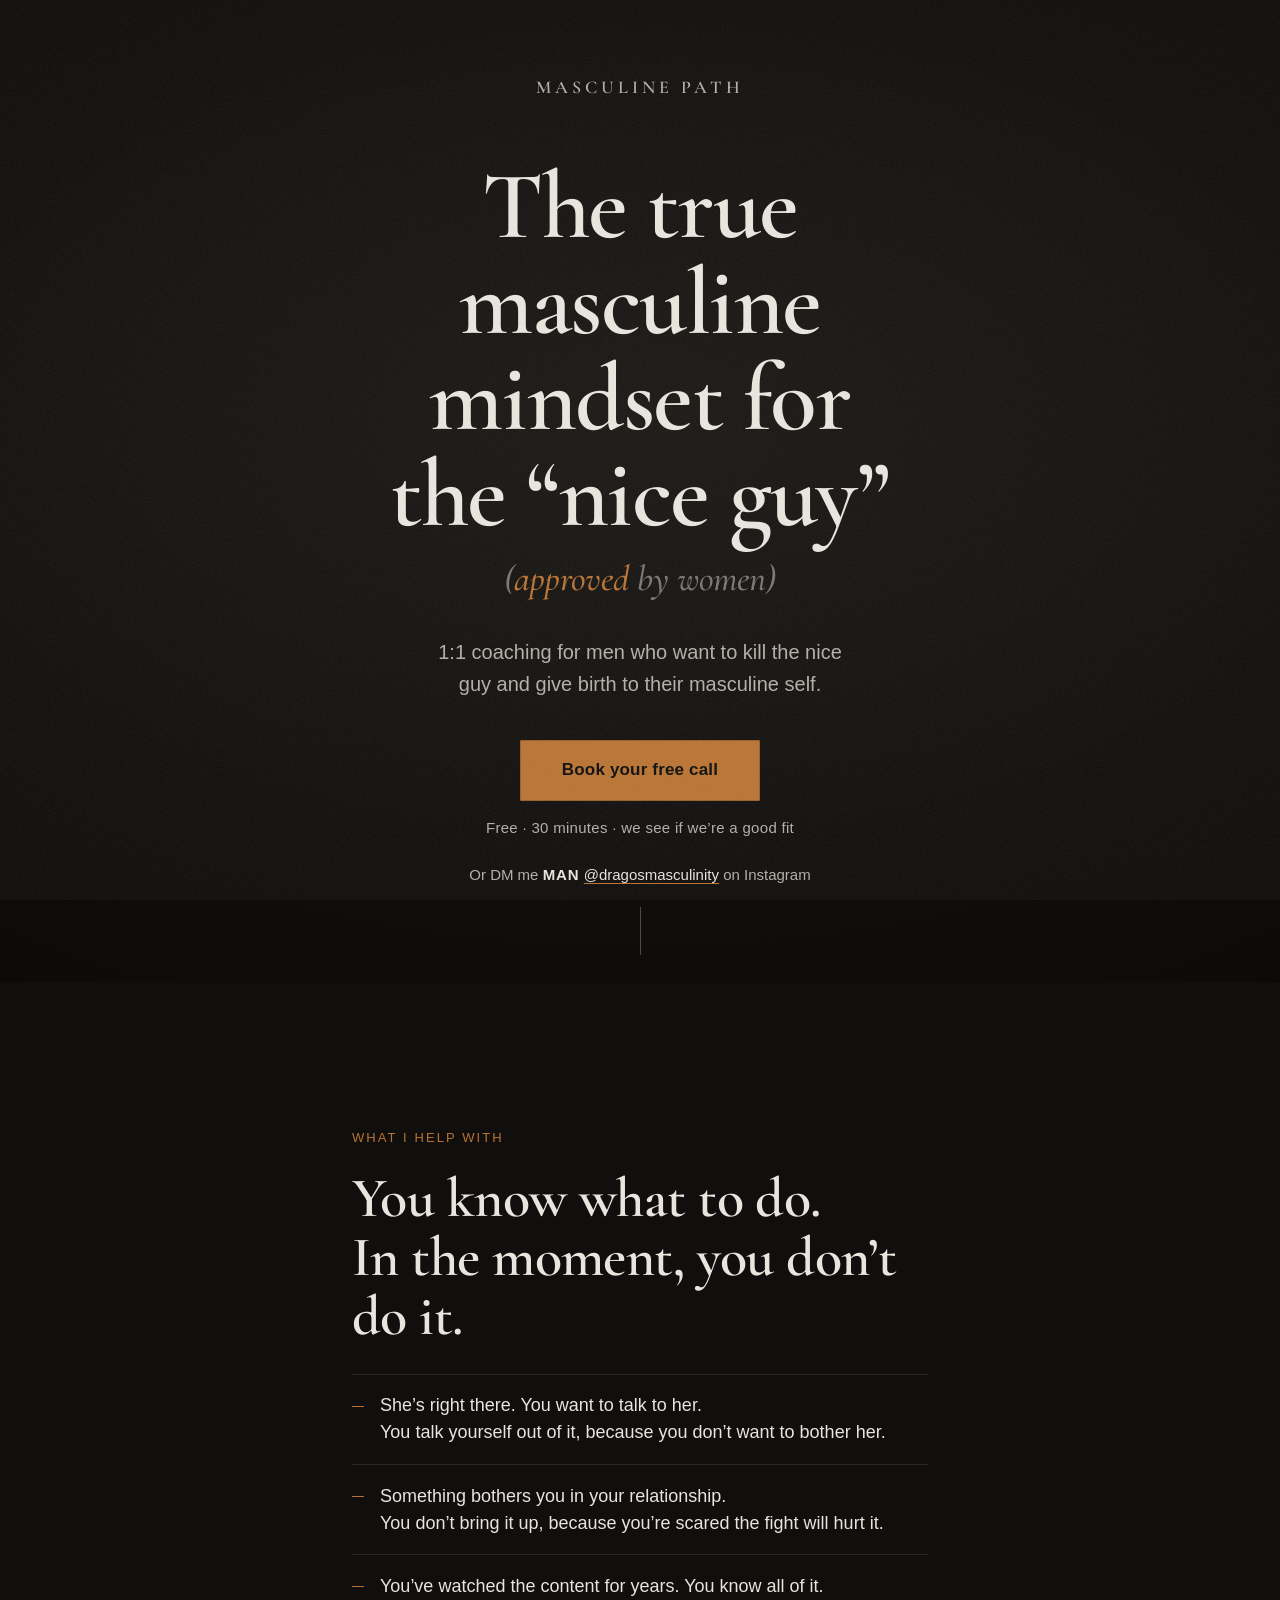
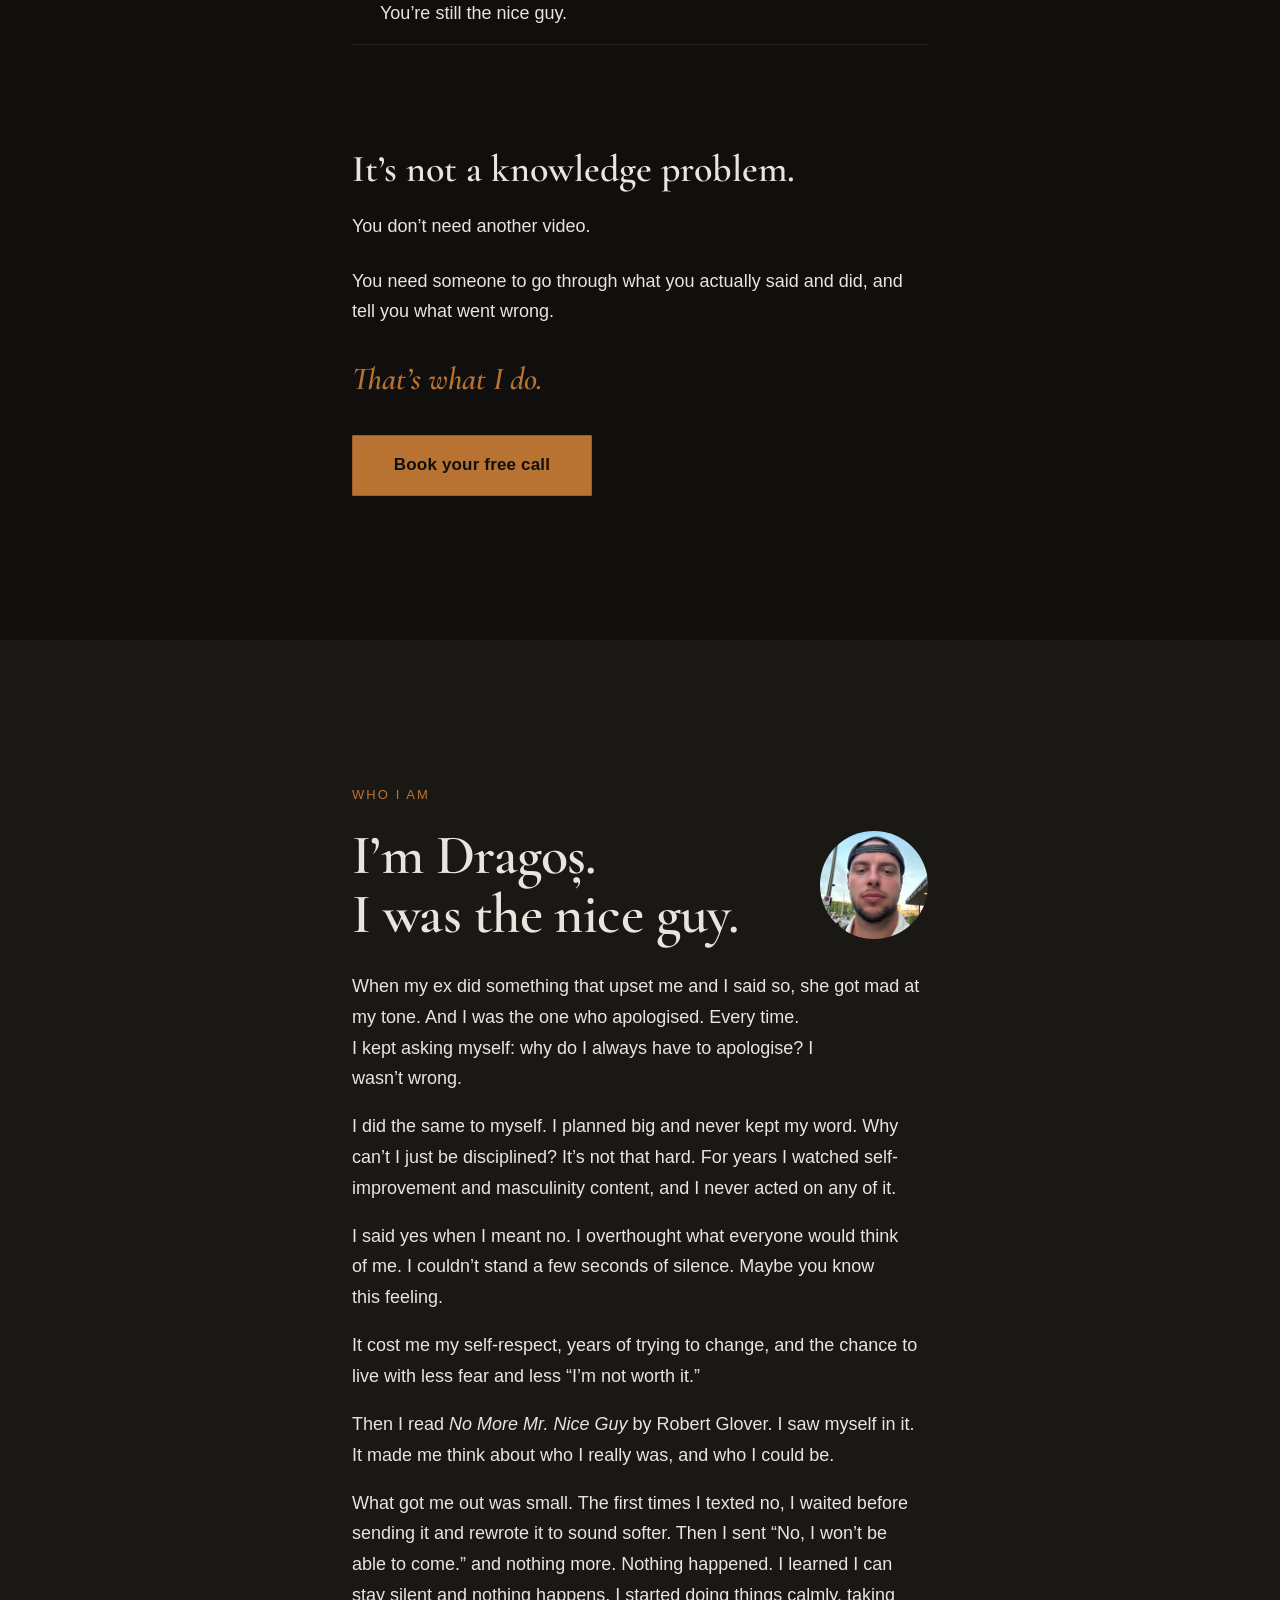
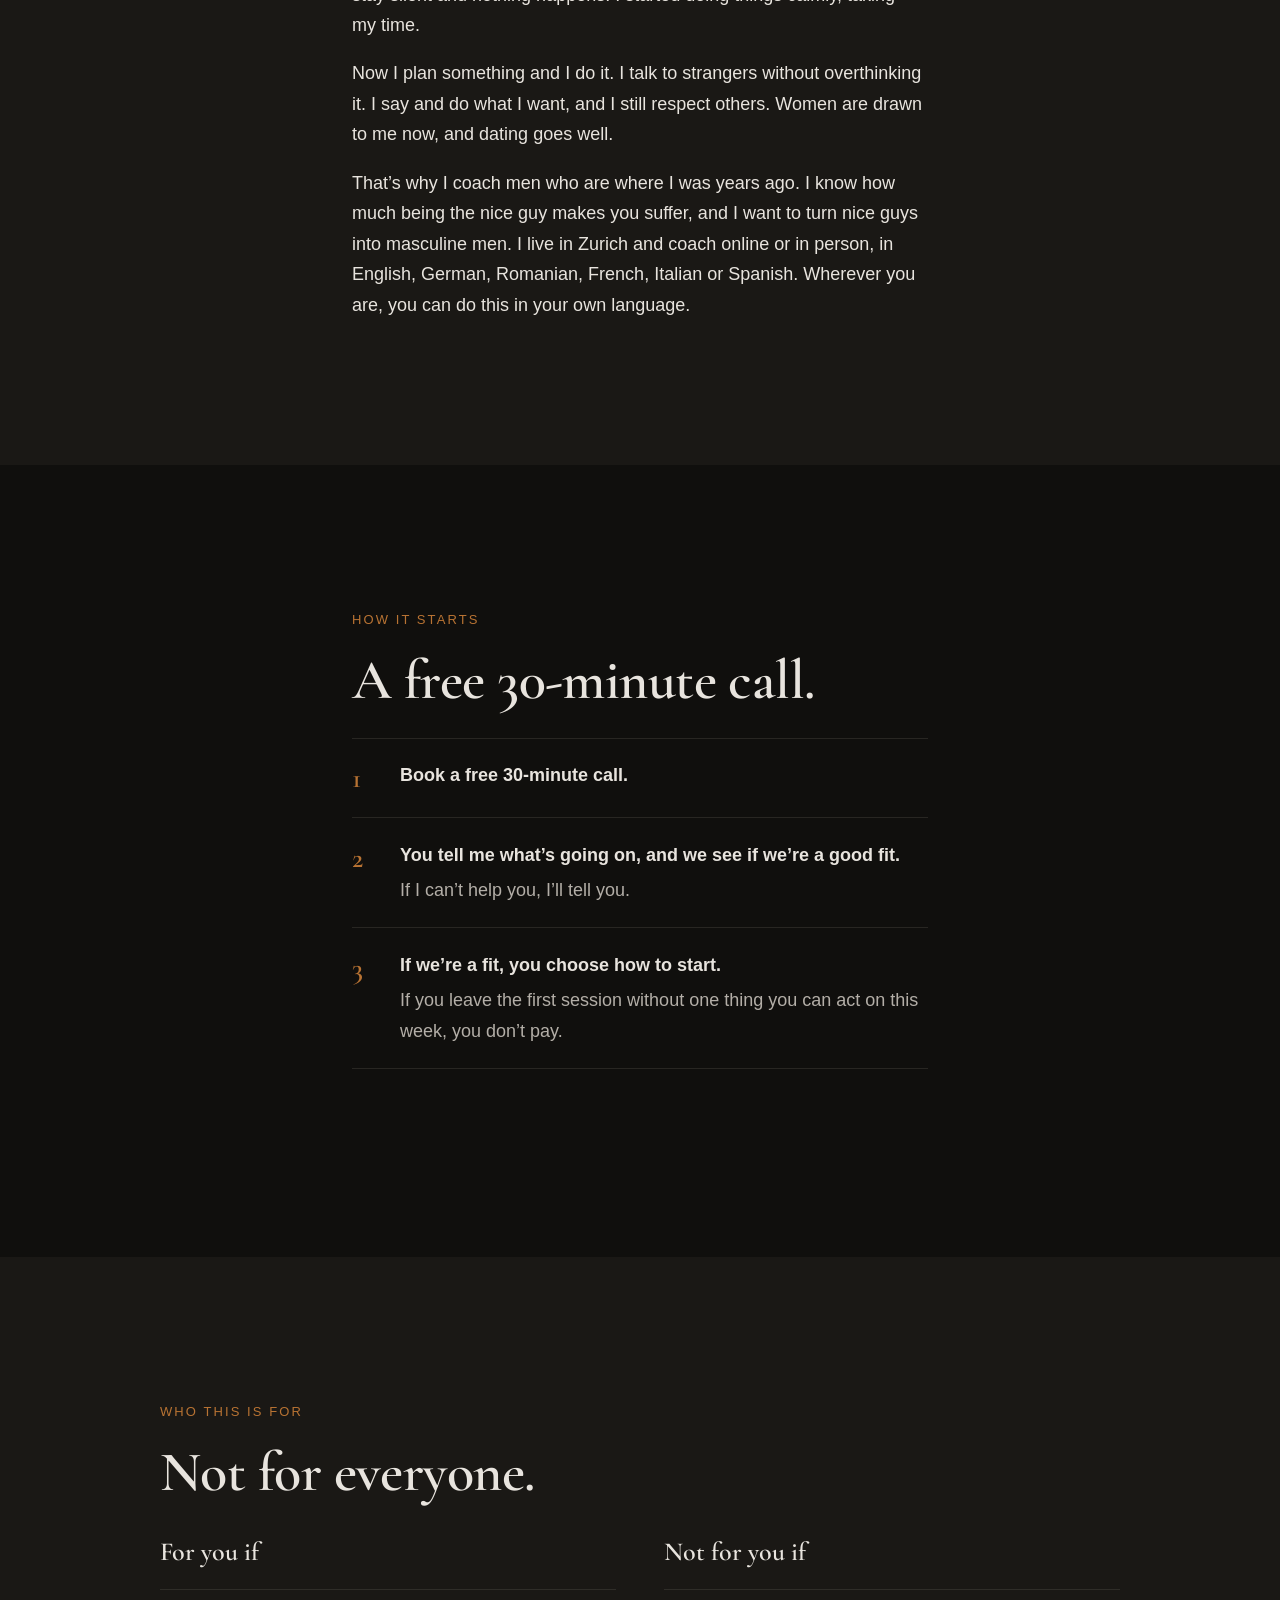
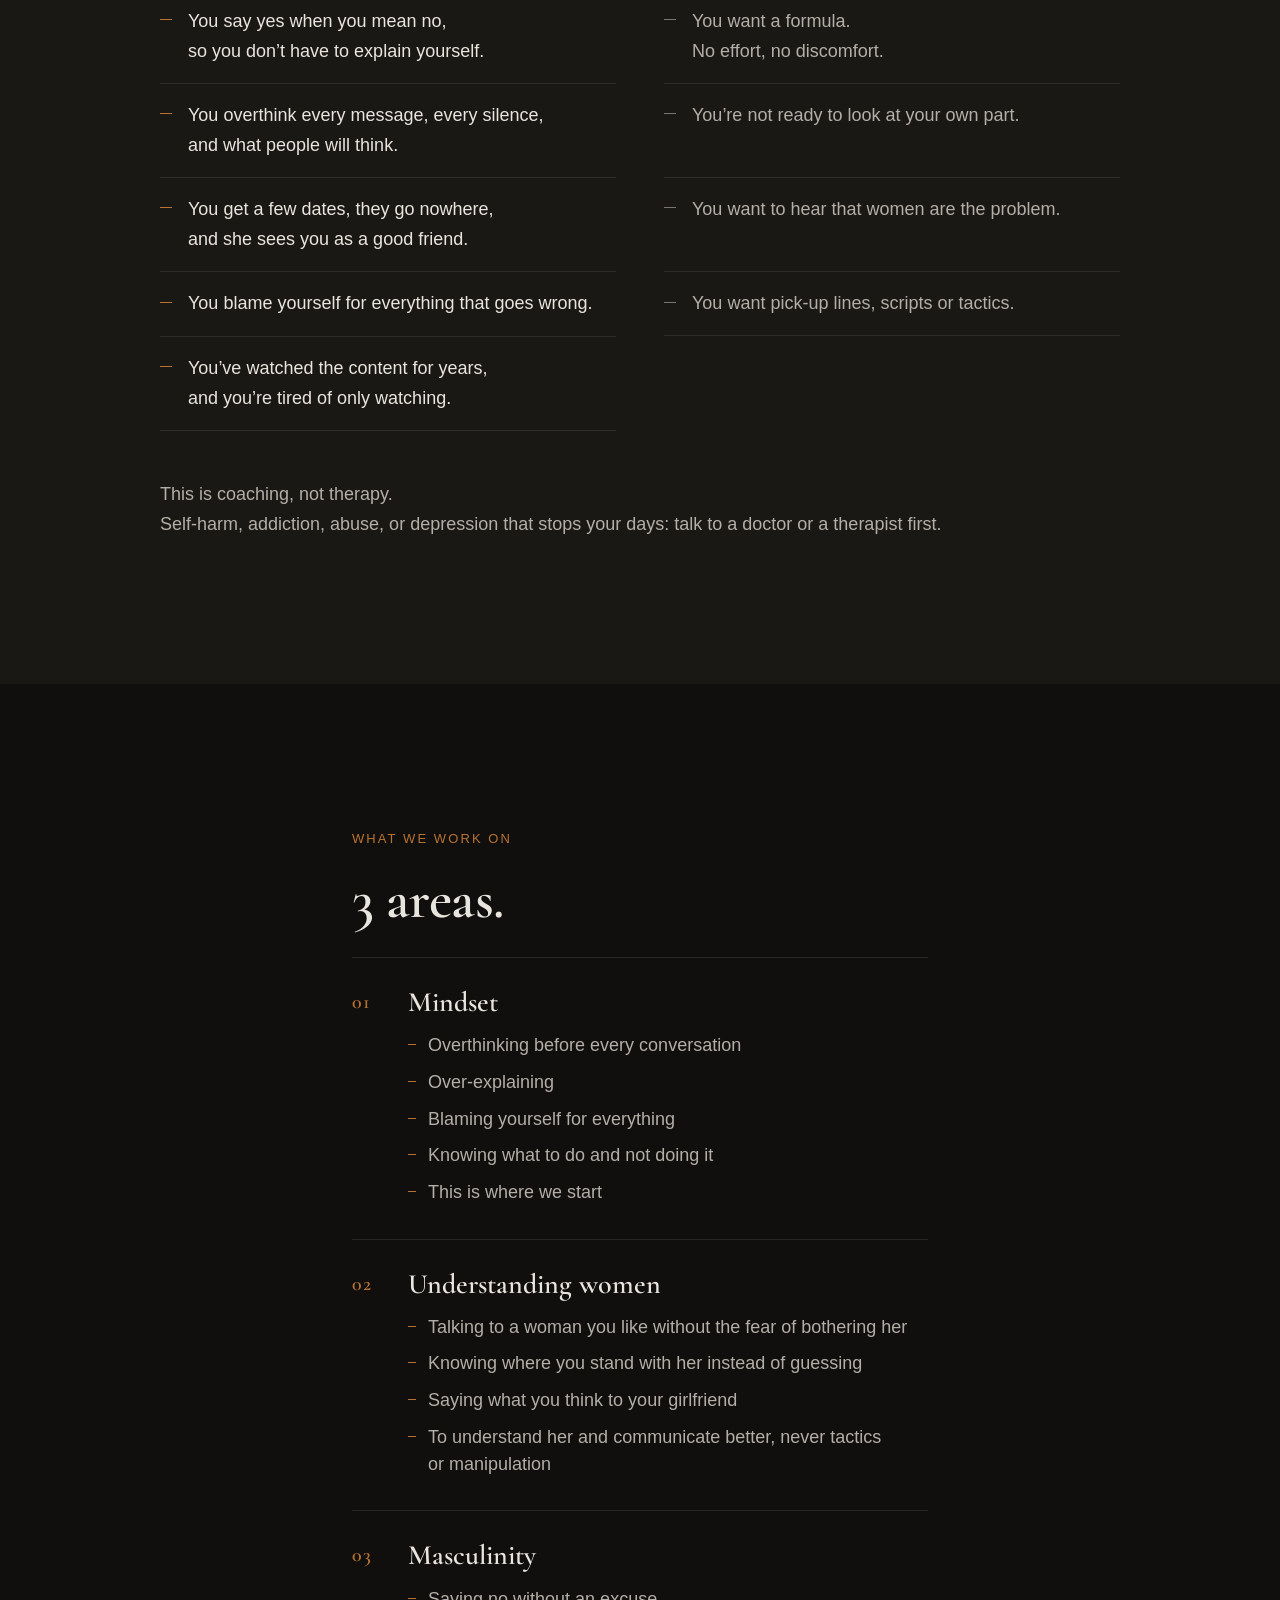
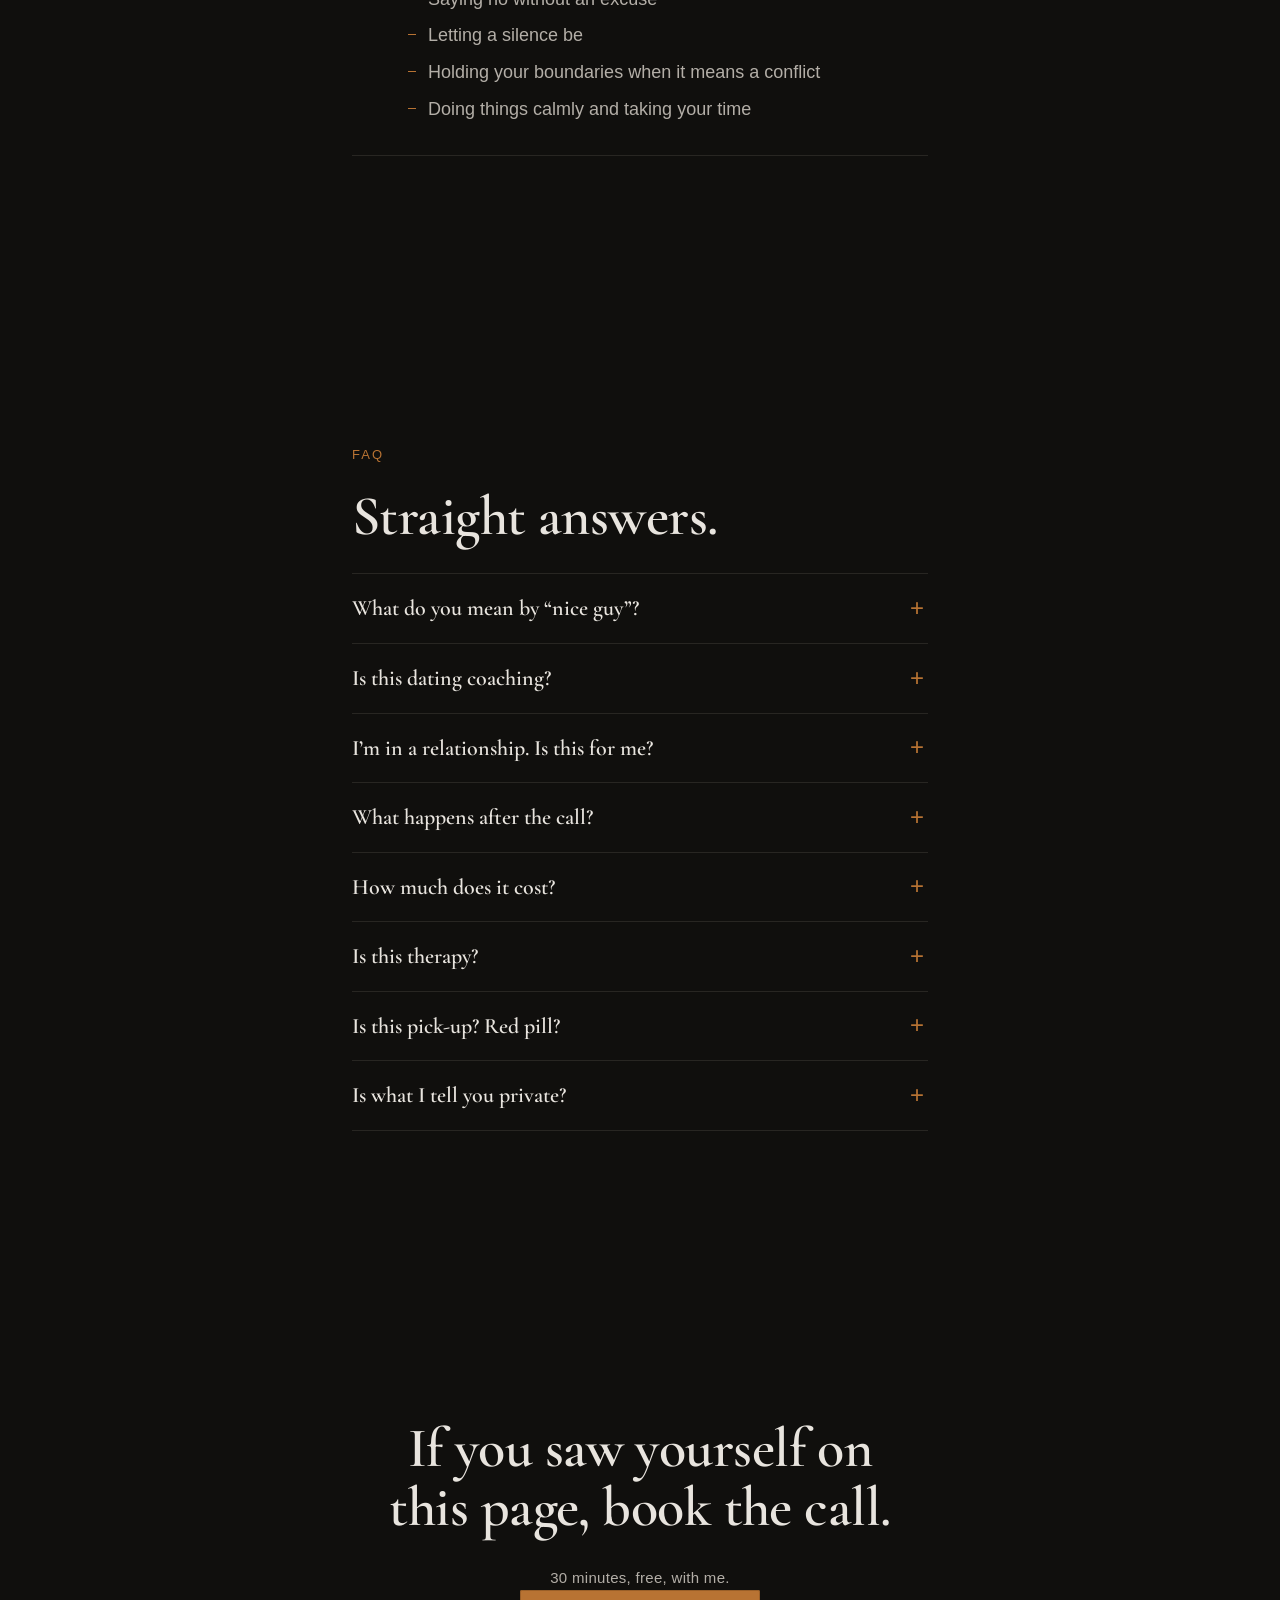
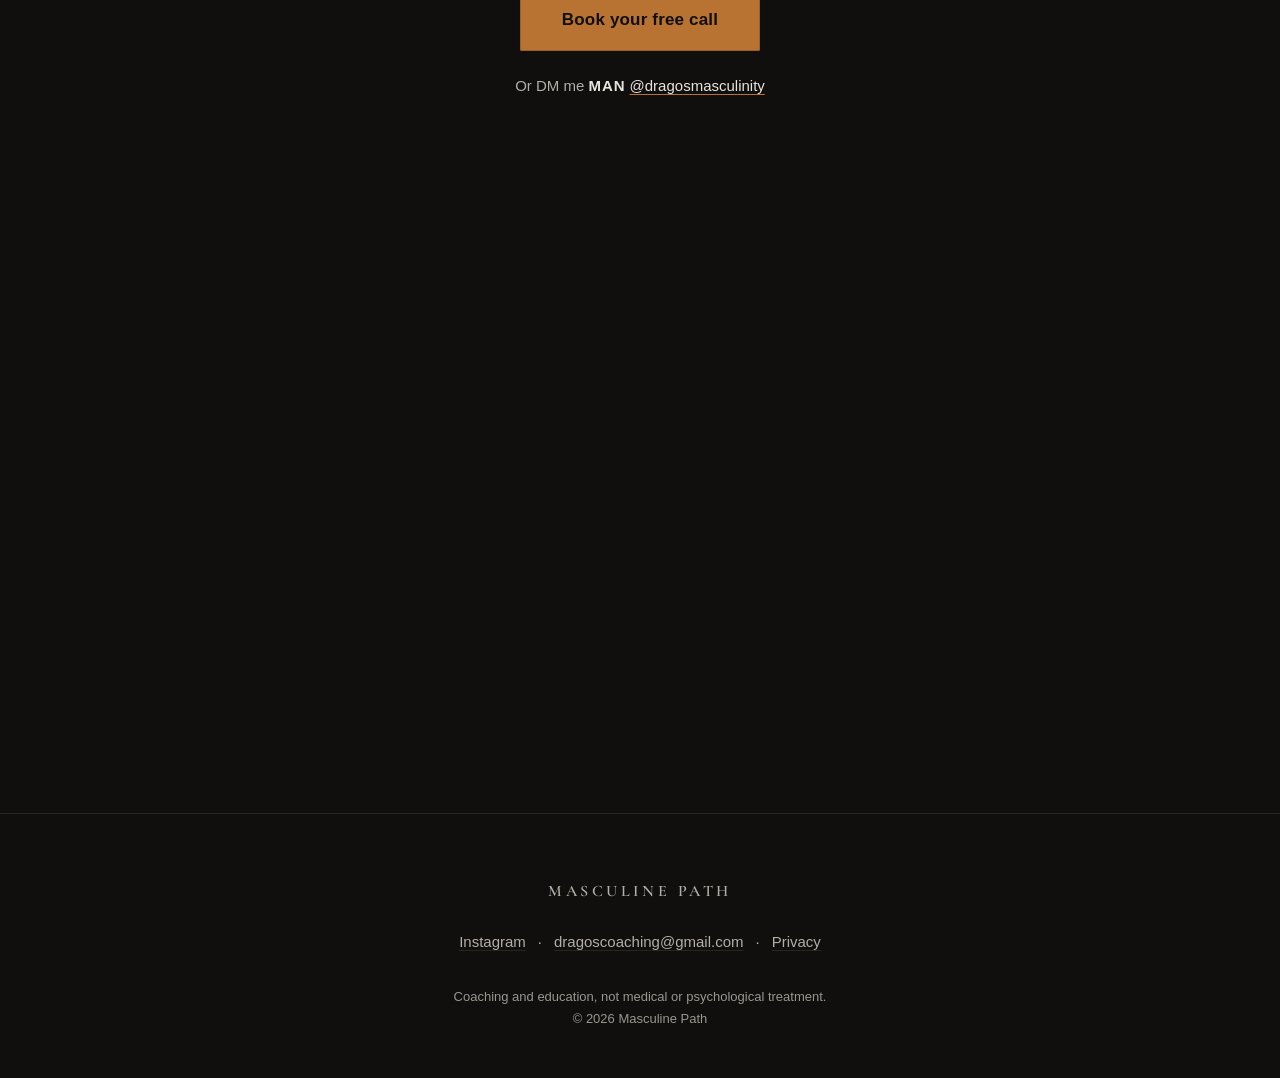
<file: index.html>
<!doctype html>
<html lang="en">
<head>
<meta charset="utf-8">
<meta name="viewport" content="width=device-width, initial-scale=1, viewport-fit=cover">
<title>Masculine Path · 1:1 coaching for the “nice guy”</title>
<meta name="description" content="1:1 coaching with Dragoș for men with a nice-guy mindset who overthink, say yes when they mean no, and know what to do but don’t do it. Book a free 30-minute call.">
<meta name="theme-color" content="#100f0d">
<link rel="canonical" href="https://masculinepath.men/">
<link rel="icon" href="favicon.svg" type="image/svg+xml">

<meta property="og:type" content="website">
<meta property="og:site_name" content="Masculine Path">
<meta property="og:url" content="https://masculinepath.men/">
<meta property="og:title" content="The true masculine mindset for the “nice guy”">
<meta property="og:description" content="1:1 coaching with Dragoș. A free 30-minute call to see if we’re a fit.">
<meta property="og:image" content="https://masculinepath.men/og.png">
<meta property="og:image:width" content="1200">
<meta property="og:image:height" content="630">
<meta property="og:image:alt" content="Masculine Path. The true masculine mindset for the “nice guy”. (approved by women)">
<meta name="twitter:card" content="summary_large_image">
<meta name="twitter:title" content="The true masculine mindset for the “nice guy”">
<meta name="twitter:description" content="1:1 coaching with Dragoș. A free 30-minute call to see if we’re a fit.">

<link rel="preconnect" href="https://fonts.googleapis.com">
<link rel="preconnect" href="https://fonts.gstatic.com" crossorigin>
<link rel="preconnect" href="https://api.fontshare.com" crossorigin>
<link rel="preconnect" href="https://cdn.fontshare.com" crossorigin>
<link href="https://fonts.googleapis.com/css2?family=Cormorant+Garamond:ital,wght@0,500;0,600;0,700;1,500;1,600&display=swap" rel="stylesheet">
<link href="https://api.fontshare.com/v2/css?f[]=satoshi@400,500,700&display=swap" rel="stylesheet">
<link rel="stylesheet" href="style.css?v=20261117">
</head>
<body>
<a class="skip" href="#main">Skip to content</a>
<div class="grain" aria-hidden="true"></div>

<main id="main">

  <!-- 1. HOOK -->
  <header class="hero">
    <div class="hero__plate" aria-hidden="true"></div>
    <div class="hero__inner">
      <p class="wordmark">Masculine Path</p>
      <h1 class="hero__title">The true masculine mindset for the “nice guy”</h1>
      <p class="hero__paren">(<em>approved</em> by women)</p>
      <p class="hero__sub">1:1 coaching for men who want to kill the nice guy and give birth to their masculine self.</p>
      <div class="cta">
        <a class="btn" href="#book" data-book>Book your free call</a>
        <p class="cta__note">Free · 30 minutes · <span class="nowrap">we see if we’re a good fit</span></p>
        <p class="cta__alt">Or DM me <strong>MAN</strong> <a href="https://instagram.com/dragosmasculinity" rel="noopener">@dragosmasculinity</a> on Instagram</p>
      </div>
    </div>
    <span class="hero__mark" aria-hidden="true"></span>
  </header>

  <!-- 2. WHAT I HELP WITH -->
  <section class="section" aria-labelledby="help-title">
    <div class="wrap reveal">
      <p class="eyebrow">What I help with</p>
      <h2 id="help-title" class="h2">You know what to do.<br>In the moment, you don’t do it.</h2>
      <ul class="moments">
        <li>She’s right there. You want to talk to her.<br>You talk yourself out of it, because you don’t want to bother her.</li>
        <li>Something bothers you in your relationship.<br>You don’t bring it up, because you’re scared the fight will hurt it.</li>
        <li>You’ve watched the content for years. You know all of it.<br>You’re still the nice guy.</li>
      </ul>
    </div>

    <div class="wrap reveal">
      <h3 class="h3">It’s not a knowledge problem.</h3>
      <div class="lines">
        <p>You don’t need another video.</p>
        <p>You need someone to go through what you actually said and did, and tell you what went wrong.</p>
        <p class="beat">That’s what I do.</p>
      </div>
      <div class="cta cta--left">
        <a class="btn" href="#book" data-book>Book your free call</a>
      </div>
    </div>
  </section>

  <!-- 3. WHO I AM -->
  <section class="section section--surface" aria-labelledby="about-title">
    <div class="wrap reveal">
      <p class="eyebrow">Who I am</p>
      <div class="about-head">
        <h2 id="about-title" class="h2">I’m Dragoș.<br>I was the <span class="nowrap">nice guy.</span></h2>
        <img class="about-photo" src="dragos.jpg" width="108" height="108" style="border-radius:50%" alt="Dragoș" loading="lazy" decoding="async">
      </div>
      <div class="prose">
        <p>When my ex did something that upset me and I said so, she got mad at my tone. And I was the one who apologised. Every time.<br>I kept asking myself: why do I always have to apologise? I wasn’t wrong.</p>
        <p>I did the same to myself. I planned big and never kept my word. Why can’t I just be disciplined? It’s not that hard. For years I watched self-improvement and masculinity content, and I never acted on any of it.</p>
        <p>I said yes when I meant no. I overthought what everyone would think of me. I couldn’t stand a few seconds of silence. Maybe you know this feeling.</p>
        <p>It cost me my self-respect, years of trying to change, and the chance to live with less fear and less “I’m not worth it.”</p>
        <p>Then I read <em>No More Mr. Nice Guy</em> by Robert Glover. I saw myself in it. It made me think about who I really was, and who I could be.</p>
        <p>What got me out was small. The first times I texted no, I waited before sending it and rewrote it to sound softer. Then I sent “No, I won’t be able to come.” and nothing more. Nothing happened. I learned I can stay silent and nothing happens. I started doing things calmly, taking my time.</p>
        <p>Now I plan something and I do it. I talk to strangers without overthinking it. I say and do what I want, and I still respect others. Women are drawn to me now, and dating goes well.</p>
        <p>That’s why I coach men who are where I was years ago. I know how much being the nice guy makes you suffer, and I want to turn nice guys into masculine men. I live in Zurich and coach online or in person, in English, German, Romanian, French, Italian or Spanish. Wherever you are, you can do this in your own language.</p>
      </div>
    </div>
  </section>

  <!-- 4. THE DISCOVERY CALL -->
  <section class="section" aria-labelledby="call-title">
    <div class="wrap reveal">
      <p class="eyebrow">How it starts</p>
      <h2 id="call-title" class="h2">A free 30-minute call.</h2>
      <ol class="steps">
        <li><strong>Book a free 30-minute call.</strong></li>
        <li><strong>You tell me what’s going on, and we see if we’re a good fit.</strong>If I can’t help you, I’ll tell you.</li>
        <li><strong>If we’re a fit, you choose how to start.</strong>If you leave the first session without one thing you can act on this week, you don’t pay.</li>
      </ol>
    </div>
  </section>

  <!-- 5. WHO IT'S FOR -->
  <section class="section section--surface" aria-labelledby="for-title">
    <div class="wrap wrap--wide reveal">
      <p class="eyebrow">Who this is for</p>
      <h2 id="for-title" class="h2">Not for everyone.</h2>
      <div class="fit">
        <ul class="fit__col fit__col--yes" role="list" aria-labelledby="fit-yes">
          <li class="fit__head" id="fit-yes">For you if</li>
          <li>You say yes when you mean no,<br>so you don’t have to explain yourself.</li>
          <li>You overthink every message, every silence,<br>and what people will think.</li>
          <li>You get a few dates, they go nowhere,<br>and she sees you as a good friend.</li>
          <li>You blame yourself for everything that goes wrong.</li>
          <li>You’ve watched the content for years,<br>and you’re tired of only watching.</li>
        </ul>
        <ul class="fit__col fit__col--no" role="list" aria-labelledby="fit-no">
          <li class="fit__head" id="fit-no">Not for you if</li>
          <li>You want a formula.<br>No effort, no discomfort.</li>
          <li>You’re not ready to look at your own part.</li>
          <li>You want to hear that women are the problem.</li>
          <li>You want pick-up lines, scripts or tactics.</li>
        </ul>
      </div>
      <div class="prose care">
        <p>This is coaching, not therapy.<br><span class="care__line">Self-harm, addiction, abuse, or depression that stops your days: talk to a doctor or a therapist first.</span></p>
      </div>
    </div>
  </section>

  <!-- 6. WHAT WE WORK ON -->
  <section class="section" aria-labelledby="work-title">
    <div class="wrap reveal">
      <p class="eyebrow">What we work on</p>
      <h2 id="work-title" class="h2">3 areas.</h2>
      <ol class="areas">
        <li class="area">
          <span class="area__num" aria-hidden="true">01</span>
          <div>
            <h4 class="area__title">Mindset</h4>
            <ul class="area__list"><li>Overthinking before every conversation</li><li>Over-explaining</li><li>Blaming yourself for everything</li><li>Knowing what to do and not doing it</li><li>This is where we start</li></ul>
          </div>
        </li>
        <li class="area">
          <span class="area__num" aria-hidden="true">02</span>
          <div>
            <h4 class="area__title">Understanding women</h4>
            <ul class="area__list"><li>Talking to a woman you like without the fear of bothering her</li><li>Knowing where you stand with her instead of guessing</li><li>Saying what you think to your girlfriend</li><li>To understand her and communicate better, never tactics or manipulation</li></ul>
          </div>
        </li>
        <li class="area">
          <span class="area__num" aria-hidden="true">03</span>
          <div>
            <h4 class="area__title">Masculinity</h4>
            <ul class="area__list"><li>Saying no without an excuse</li><li>Letting a silence be</li><li>Holding your boundaries when it means a conflict</li><li>Doing things calmly and taking your time</li></ul>
          </div>
        </li>
      </ol>
    </div>
  </section>

  <!-- 7. FAQ -->
  <section class="section" aria-labelledby="faq-title">
    <div class="wrap reveal">
      <p class="eyebrow">FAQ</p>
      <h2 id="faq-title" class="h2">Straight answers.</h2>
      <div class="faq">
        <details>
          <summary>What do you mean by “nice guy”?</summary>
          <p>The term comes from Robert Glover’s book <em>No More Mr. Nice Guy</em>.<br>For me, it’s a man who thinks too much about other people’s feelings, and lets them overstep his boundaries to avoid conflict.</p>
        </details>
        <details>
          <summary>Is this dating coaching?</summary>
          <p>Women are often why men write to me.<br>What we work on is your mindset, because that’s what shows up with her.</p>
        </details>
        <details>
          <summary>I’m in a relationship. Is this for me?</summary>
          <p>Yes. If you don’t bring things up with your girlfriend because you’re scared of the conflict, that’s the same pattern.<br>We work on you, not on her.</p>
        </details>
        <details>
          <summary>What happens after the call?</summary>
          <p>If we’re a fit, we work 1:1 in 90-minute sessions. One session, or a pack of 3 or 5.<br>Online from anywhere. If you live in Zurich, we can also meet in person.<br>Between sessions you can write me any time on WhatsApp or Instagram with extra questions, and I answer within 24 hours. It’s not a crisis line.</p>
        </details>
        <details>
          <summary>How much does it cost?</summary>
          <p>The call is free.<br>The price of the sessions I tell you on the call, once we know it’s a fit.</p>
        </details>
        <details>
          <summary>Is this therapy?</summary>
          <p>No. It’s coaching.<br>If something heavier is going on, I’ll tell you.<br>And I’ll point you to someone trained for it.</p>
        </details>
        <details>
          <summary>Is this pick-up? Red pill?</summary>
          <p>No. No lines, no tactics, no bitterness.<br>The goal is to make you stronger.<br>Not angrier.</p>
        </details>
        <details>
          <summary>Is what I tell you private?</summary>
          <p>Nothing you tell me is ever published or used in marketing without your written permission.</p>
        </details>
      </div>
    </div>
  </section>

  <!-- 8. FINAL CTA -->
  <section class="section section--final" id="book" aria-labelledby="book-title">
    <div class="wrap wrap--center">
      <h2 id="book-title" class="h2">If you saw yourself on this page, book the call.</h2>
      <p class="cta__note">30 minutes, free, with me.</p>
      <div class="cta cta--center">
        <a class="btn" href="#book" data-book>Book your free call</a>
        <p class="cta__alt">Or DM me <strong>MAN</strong> <a href="https://instagram.com/dragosmasculinity" rel="noopener">@dragosmasculinity</a></p>
      </div>
    </div>
    <!-- Cal.com inline embed. Activated by script.js when BOOKING_URL is a cal.com link. -->
    <div class="embed" id="cal-inline" hidden></div>
  </section>

</main>

<footer class="footer">
  <div class="wrap wrap--center">
    <p class="wordmark wordmark--footer">Masculine Path</p>
    <p class="footer__links">
      <a href="https://www.instagram.com/dragosmasculinity/" rel="noopener">Instagram</a>
      <span aria-hidden="true">·</span>
      <a href="mailto:dragoscoaching@gmail.com">dragoscoaching@gmail.com</a>
      <span aria-hidden="true">·</span>
      <a href="privacy.html">Privacy</a>
    </p>
    <p class="footer__small">Coaching and education, not medical or psychological treatment.<br>© 2026 Masculine Path</p>
  </div>
</footer>

<script src="script.js?v=20261117" defer></script>
</body>
</html>
</file>
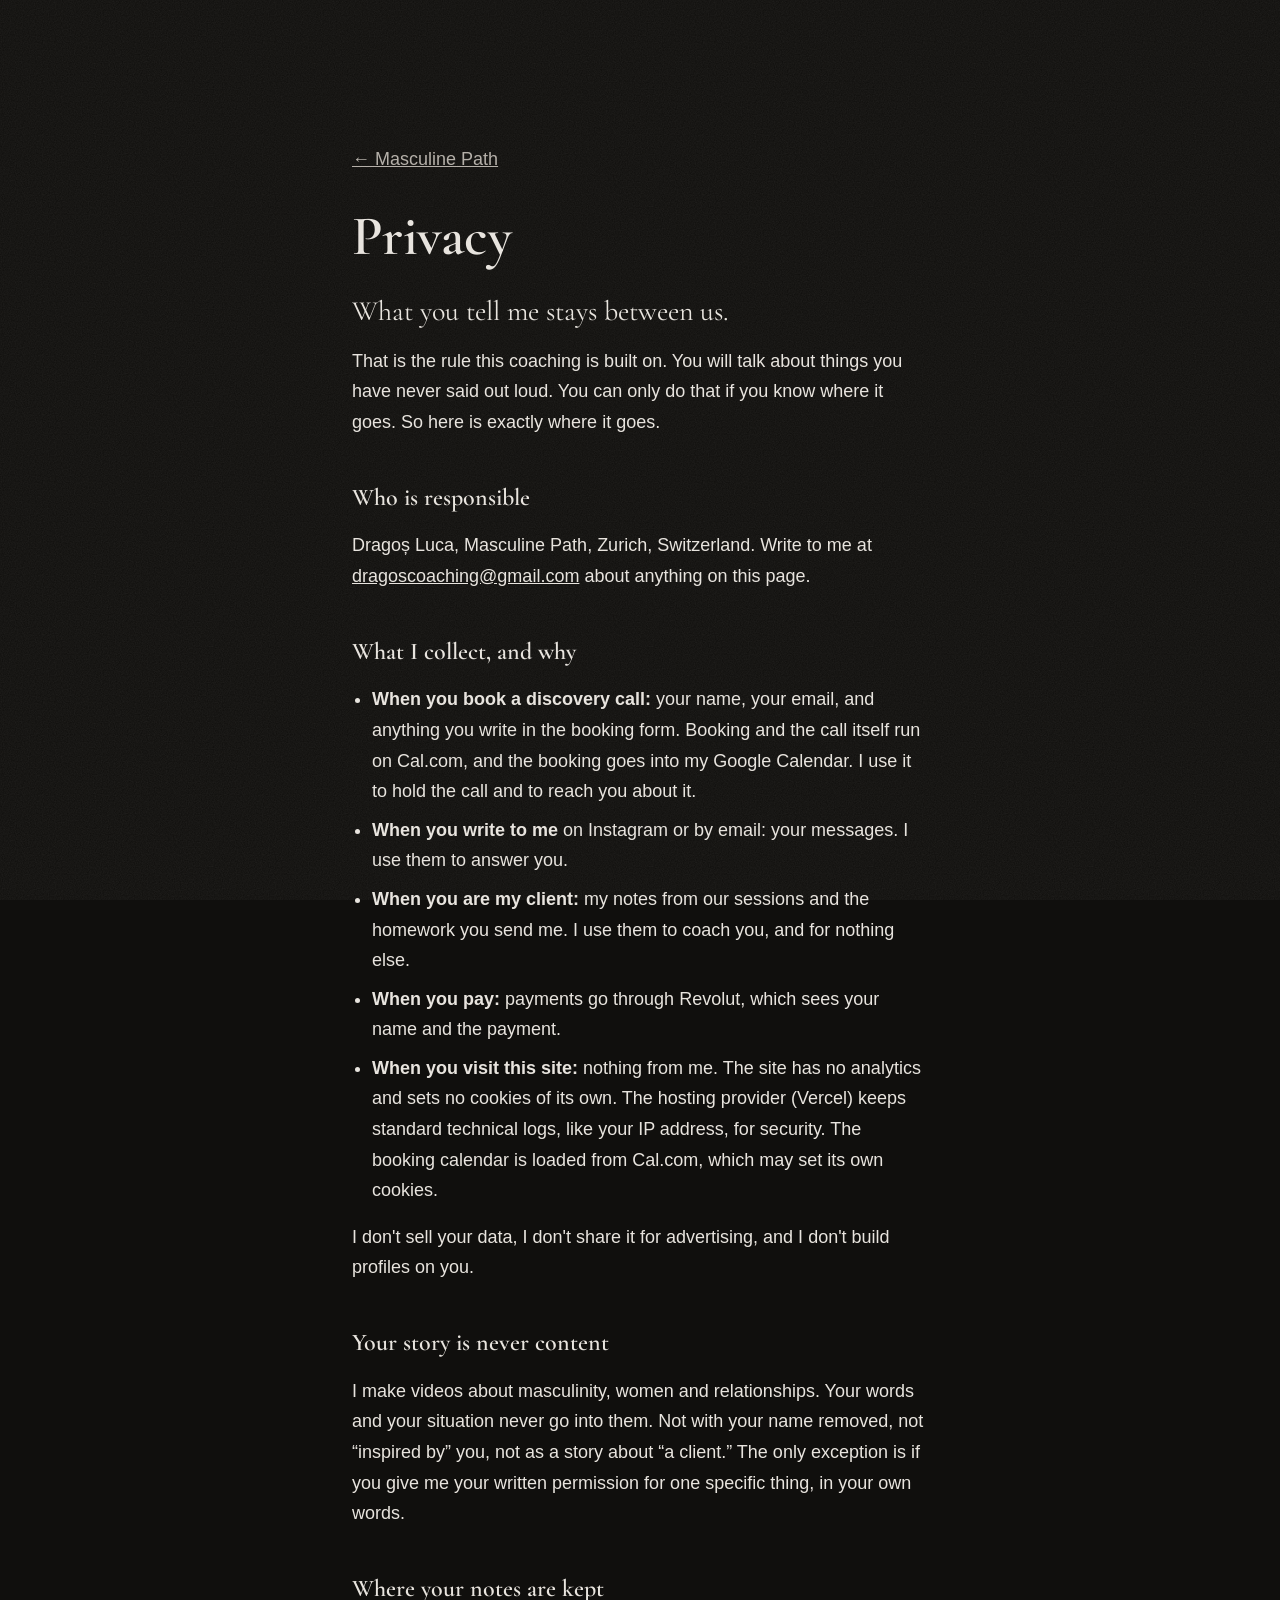
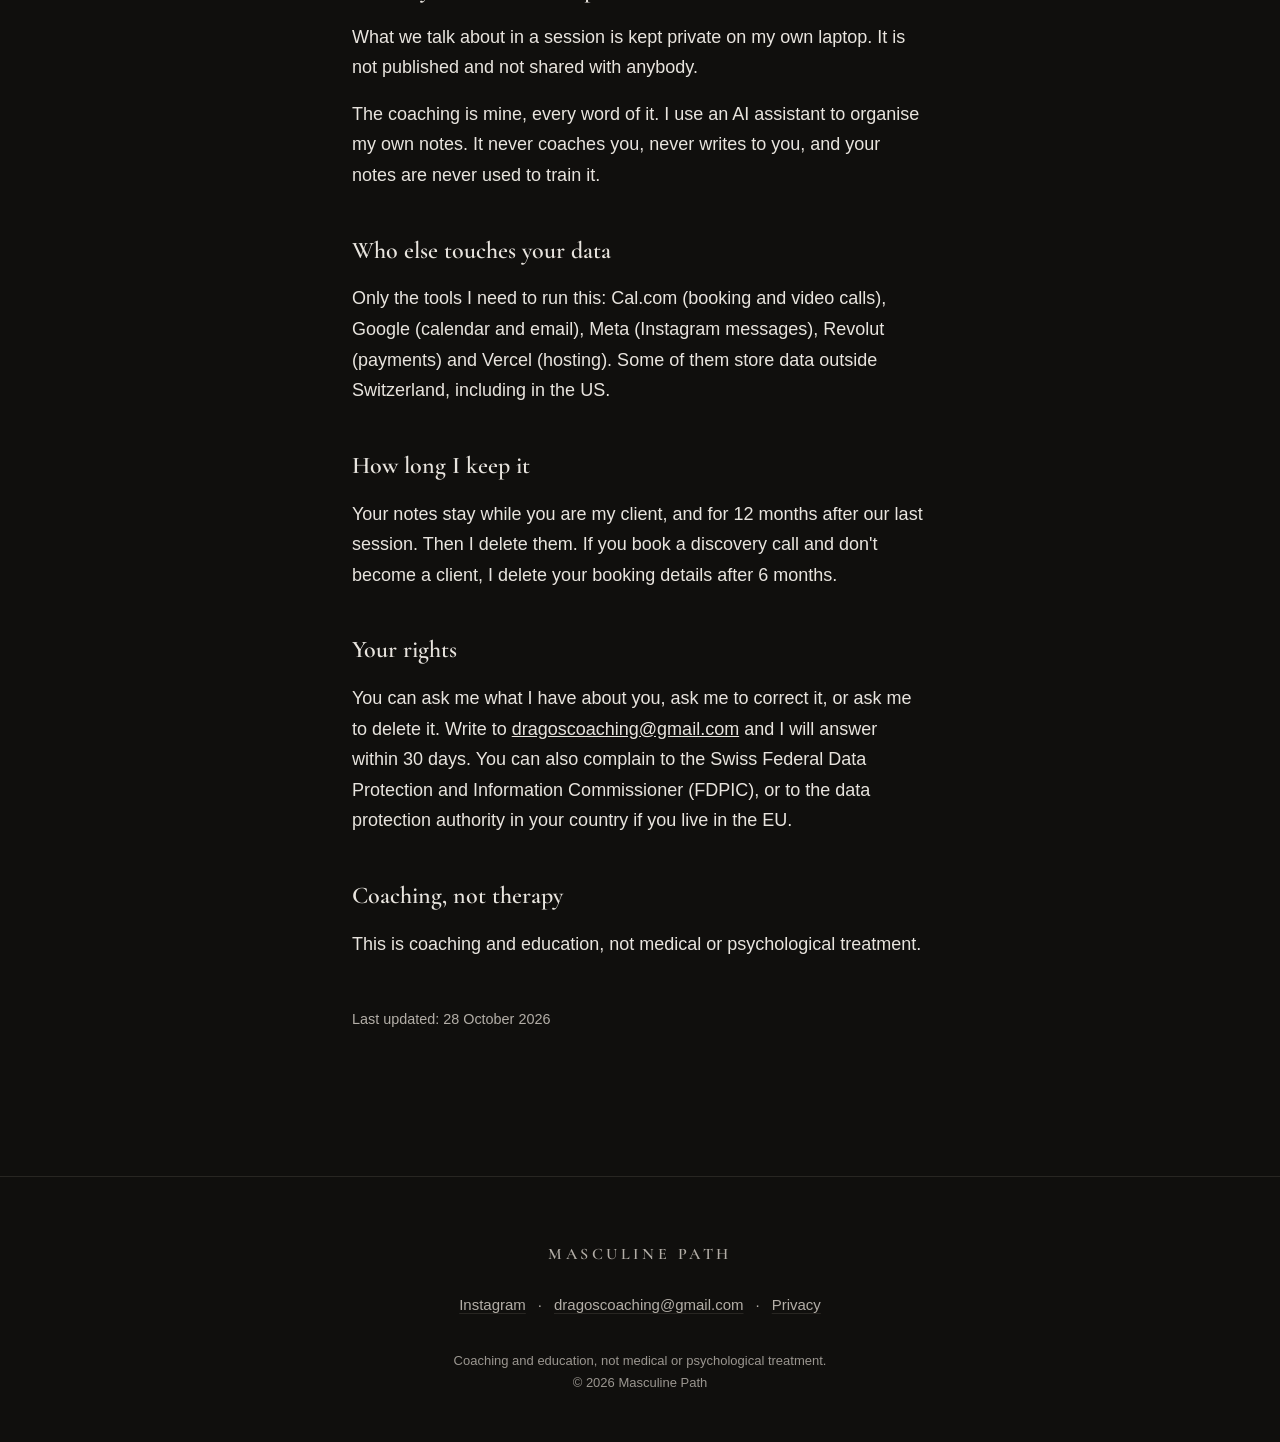
<file: privacy.html>
<!doctype html>
<html lang="en">
<head>
<meta charset="utf-8">
<meta name="viewport" content="width=device-width, initial-scale=1, viewport-fit=cover">
<title>Privacy · Masculine Path</title>
<meta name="description" content="What you tell me stays between us. How Masculine Path handles your data.">
<meta name="theme-color" content="#100f0d">
<link rel="canonical" href="https://masculinepath.men/privacy.html">
<link rel="icon" href="favicon.svg" type="image/svg+xml">
<link rel="preconnect" href="https://fonts.googleapis.com">
<link rel="preconnect" href="https://fonts.gstatic.com" crossorigin>
<link rel="preconnect" href="https://api.fontshare.com" crossorigin>
<link rel="preconnect" href="https://cdn.fontshare.com" crossorigin>
<link href="https://fonts.googleapis.com/css2?family=Cormorant+Garamond:ital,wght@0,500;0,600;0,700;1,500;1,600&display=swap" rel="stylesheet">
<link href="https://api.fontshare.com/v2/css?f[]=satoshi@400,500,700&display=swap" rel="stylesheet">
<link rel="stylesheet" href="style.css?v=20261117">
<style>
  .privacy h3 { font-family: var(--display); font-size: 1.5rem; font-weight: 600; margin: 2.5rem 0 0.75rem; }
  .privacy p + p, .privacy ul + p, .privacy p + ul { margin-top: 1rem; }
  .privacy ul { padding-left: 1.25rem; }
  .privacy li + li { margin-top: 0.5rem; }
  .privacy .back { display: inline-block; margin-bottom: 2rem; color: var(--text-soft); }
  .privacy .lead { font-family: var(--display); font-size: 1.75rem; line-height: 1.3; margin-top: 1rem; }
  .privacy .small { color: var(--text-soft); font-size: 0.9rem; margin-top: 3rem; }
</style>
</head>
<body>
<a class="skip" href="#main">Skip to content</a>
<div class="grain" aria-hidden="true"></div>

<main id="main">
  <section class="section">
    <div class="wrap privacy">
      <a class="back" href="/">← Masculine Path</a>
      <h1 class="h2">Privacy</h1>
      <p class="lead">What you tell me stays between us.</p>

      <p>That is the rule this coaching is built on. You will talk about things you have never said out loud. You can only do that if you know where it goes. So here is exactly where it goes.</p>

      <h3>Who is responsible</h3>
      <p>Dragoș Luca, Masculine Path, Zurich, Switzerland. Write to me at <a href="mailto:dragoscoaching@gmail.com">dragoscoaching@gmail.com</a> about anything on this page.</p>

      <h3>What I collect, and why</h3>
      <ul>
        <li><strong>When you book a discovery call:</strong> your name, your email, and anything you write in the booking form. Booking and the call itself run on Cal.com, and the booking goes into my Google Calendar. I use it to hold the call and to reach you about it.</li>
        <li><strong>When you write to me</strong> on Instagram or by email: your messages. I use them to answer you.</li>
        <li><strong>When you are my client:</strong> my notes from our sessions and the homework you send me. I use them to coach you, and for nothing else.</li>
        <li><strong>When you pay:</strong> payments go through Revolut, which sees your name and the payment.</li>
        <li><strong>When you visit this site:</strong> nothing from me. The site has no analytics and sets no cookies of its own. The hosting provider (Vercel) keeps standard technical logs, like your IP address, for security. The booking calendar is loaded from Cal.com, which may set its own cookies.</li>
      </ul>
      <p>I don't sell your data, I don't share it for advertising, and I don't build profiles on you.</p>

      <h3>Your story is never content</h3>
      <p>I make videos about masculinity, women and relationships. Your words and your situation never go into them. Not with your name removed, not “inspired by” you, not as a story about “a client.” The only exception is if you give me your written permission for one specific thing, in your own words.</p>

      <h3>Where your notes are kept</h3>
      <p>What we talk about in a session is kept private on my own laptop. It is not published and not shared with anybody.</p>
      <p>The coaching is mine, every word of it. I use an AI assistant to organise my own notes. It never coaches you, never writes to you, and your notes are never used to train it.</p>

      <h3>Who else touches your data</h3>
      <p>Only the tools I need to run this: Cal.com (booking and video calls), Google (calendar and email), Meta (Instagram messages), Revolut (payments) and Vercel (hosting). Some of them store data outside Switzerland, including in the US.</p>

      <h3>How long I keep it</h3>
      <p>Your notes stay while you are my client, and for 12 months after our last session. Then I delete them. If you book a discovery call and don't become a client, I delete your booking details after 6 months.</p>

      <h3>Your rights</h3>
      <p>You can ask me what I have about you, ask me to correct it, or ask me to delete it. Write to <a href="mailto:dragoscoaching@gmail.com">dragoscoaching@gmail.com</a> and I will answer within 30 days. You can also complain to the Swiss Federal Data Protection and Information Commissioner (FDPIC), or to the data protection authority in your country if you live in the EU.</p>

      <h3>Coaching, not therapy</h3>
      <p>This is coaching and education, not medical or psychological treatment.</p>

      <p class="small">Last updated: 28 October 2026</p>
    </div>
  </section>
</main>

<footer class="footer">
  <div class="wrap wrap--center">
    <p class="wordmark wordmark--footer">Masculine Path</p>
    <p class="footer__links">
      <a href="https://www.instagram.com/dragosmasculinity/" rel="noopener">Instagram</a>
      <span aria-hidden="true">·</span>
      <a href="mailto:dragoscoaching@gmail.com">dragoscoaching@gmail.com</a>
      <span aria-hidden="true">·</span>
      <a href="privacy.html">Privacy</a>
    </p>
    <p class="footer__small">Coaching and education, not medical or psychological treatment.<br>© 2026 Masculine Path</p>
  </div>
</footer>
</body>
</html>
</file>
<file: style.css>
/* Masculine Path · Grounded Minimalism
   Palette from business-context/branding_and_visual_identity.md, nothing else.
   --text-soft is --text at ~75% on the background: used for small secondary copy,
   because stone (#7a7570) is 4.2:1 on #100f0d and fails WCAG AA below 24px. */
:root {
  --bg: #100f0d;
  --surface: #1a1815;
  --text: #e8e4de;
  --text-soft: #b3aea7;
  --muted: #7a7570;
  --accent: #b87333;
  --accent-hover: #9a5f28;
  --line: rgba(122, 117, 112, 0.22);

  --display: "Cormorant Garamond", "Cormorant", Georgia, "Times New Roman", serif;
  --body: "Satoshi", -apple-system, BlinkMacSystemFont, "Helvetica Neue", Arial, sans-serif;

  --gutter: 1.25rem;
  --measure: 36rem;
  --space: clamp(5rem, 14vw, 9rem);
}

*, *::before, *::after { box-sizing: border-box; }
html { -webkit-text-size-adjust: 100%; scroll-behavior: smooth; }
body {
  margin: 0;
  background: var(--bg);
  color: var(--text);
  font-family: var(--body);
  font-size: 1.0625rem;
  line-height: 1.7;
  -webkit-font-smoothing: antialiased;
  text-rendering: optimizeLegibility;
  overflow-x: hidden;
}
h1, h2, h3, h4, p, ul, ol, dl, dd, blockquote { margin: 0; }
a { color: inherit; }
::selection { background: var(--accent); color: var(--bg); }

:focus-visible {
  outline: 2px solid var(--accent);
  outline-offset: 4px;
  border-radius: 2px;
}

.skip {
  position: absolute; left: var(--gutter); top: -4rem; z-index: 20;
  background: var(--accent); color: var(--bg);
  padding: 0.6rem 1rem; font-weight: 700; text-decoration: none; border-radius: 2px;
}
.skip:focus { top: 1rem; }

/* Film grain: static warm noise, same feel as the IG videos, no animation. */
.grain {
  position: fixed; inset: 0; z-index: 10; pointer-events: none;
  opacity: 0.07;
  background-image: url("data:image/svg+xml,%3Csvg xmlns='http://www.w3.org/2000/svg' width='220' height='220'%3E%3Cfilter id='n'%3E%3CfeTurbulence type='fractalNoise' baseFrequency='0.85' numOctaves='2' stitchTiles='stitch'/%3E%3CfeColorMatrix values='0 0 0 0 0.91 0 0 0 0 0.89 0 0 0 0 0.87 0 0 0 1 0'/%3E%3C/filter%3E%3Crect width='100%25' height='100%25' filter='url(%23n)'/%3E%3C/svg%3E");
  background-size: 220px 220px;
}

/* ---------- Type ---------- */
.wordmark {
  font-family: var(--display);
  font-weight: 600;
  font-size: 1.125rem;
  letter-spacing: 0.22em;
  text-transform: uppercase;
  color: var(--text-soft);
}
.eyebrow {
  font-size: 0.8125rem;
  font-weight: 500;
  letter-spacing: 0.16em;
  text-transform: uppercase;
  color: var(--accent);
  margin-bottom: 1.25rem;
}
.h2 {
  font-family: var(--display);
  font-weight: 600;
  font-size: clamp(2.25rem, 8vw, 3.5rem);
  line-height: 1.05;
  letter-spacing: -0.01em;
  margin-bottom: 1.75rem;
  text-wrap: balance;
}
.h3 {
  font-family: var(--display);
  font-weight: 600;
  font-size: clamp(1.75rem, 6vw, 2.375rem);
  line-height: 1.1;
  margin-bottom: 1.25rem;
  text-wrap: balance;
}
.h3--small { font-size: clamp(1.5rem, 5vw, 1.875rem); margin-top: 3.5rem; }
.prose p + p { margin-top: 1.1rem; }
.about-head { display: flex; align-items: center; justify-content: space-between; gap: 1.25rem; margin-bottom: 1.75rem; }
.about-head .h2 { margin-bottom: 0; }
.about-photo { flex: none; width: clamp(4.5rem, 20vw, 6.75rem); height: auto; aspect-ratio: 1; border-radius: 50%; object-fit: cover; }
.prose p { text-wrap: pretty; }
.beat {
  font-family: var(--display);
  font-style: italic;
  font-weight: 600;
  font-size: clamp(1.5rem, 5.4vw, 2rem);
  line-height: 1.25;
  color: var(--accent);
  margin-top: 2rem !important;
}

/* ---------- Layout ---------- */
.wrap {
  width: 100%;
  max-width: calc(var(--measure) + 2 * var(--gutter));
  margin: 0 auto;
  padding: 0 var(--gutter);
}
.wrap + .wrap { margin-top: clamp(4rem, 11vw, 6.5rem); }
.wrap--wide { max-width: calc(60rem + 2 * var(--gutter)); }
.wrap--center { text-align: center; }
.section { padding: var(--space) 0; position: relative; }
.section--surface { background: var(--surface); }


/* ---------- Hero ---------- */
.hero {
  position: relative;
  min-height: 100vh;
  min-height: 100svh;
  display: flex;
  align-items: center;
  justify-content: center;
  padding: 4.5rem var(--gutter) 6rem;
  overflow: hidden;
  isolation: isolate;
}
.hero__plate {
  position: absolute; inset: -10%; z-index: -1;
  background:
    radial-gradient(ellipse 80% 60% at 50% 46%, rgba(8, 7, 6, 0) 52%, rgba(8, 7, 6, 0.6) 100%),
    radial-gradient(ellipse 60% 44% at 50% 44%, var(--surface) 0%, rgba(26, 24, 21, 0.5) 40%, var(--bg) 80%);
}
.hero__inner { width: 100%; max-width: 46rem; text-align: center; }
.hero .wordmark { margin-bottom: 3.5rem; }
.hero__title {
  font-family: var(--display);
  font-weight: 600;
  font-size: clamp(3rem, 13.5vw, 6rem);
  line-height: 1;
  letter-spacing: -0.015em;
  max-width: 6.6em;
  margin: 0 auto;
  text-wrap: balance;
}
.hero__paren {
  margin-top: 0.9rem;
  font-family: var(--display);
  font-style: italic;
  font-weight: 500;
  font-size: clamp(1.625rem, 6.4vw, 2.25rem);
  line-height: 1.2;
  color: var(--muted);
}
.hero__paren em { color: var(--accent); font-style: italic; }
.hero__sub {
  max-width: 30rem;
  text-wrap: balance;
  margin: 2.25rem auto 0;
  font-size: clamp(1.0625rem, 4.4vw, 1.25rem);
  line-height: 1.6;
  color: var(--text-soft);
}
.hero__sub em { font-style: normal; color: var(--text); font-weight: 700; }
.hero__mark {
  position: absolute; left: 50%; bottom: 1.75rem;
  width: 1px; height: 3rem; background: var(--muted); opacity: 0.6;
}

/* ---------- CTA ---------- */
.cta { margin-top: 2.5rem; display: flex; flex-direction: column; align-items: center; gap: 0.85rem; }
.btn {
  display: inline-flex; align-items: center; justify-content: center;
  min-height: 3.5rem;
  min-width: 15rem;
  padding: 1rem 2.25rem;
  background: var(--accent);
  color: var(--bg);
  font-family: var(--body);
  font-weight: 700;
  font-size: 1.0625rem;
  letter-spacing: 0.01em;
  text-decoration: none;
  border-radius: 2px;
  box-shadow: 0 0 0 1px var(--accent-hover) inset;
  transition: transform 0.2s ease, box-shadow 0.2s ease;
}
.btn:hover { transform: translateY(-1px); box-shadow: 0 0 0 1px var(--accent-hover) inset, 0 10px 28px -12px rgba(184, 115, 51, 0.55); }
.btn:active { transform: translateY(0); }
.btn:focus-visible { outline-color: var(--text); }
.cta__note { font-size: 0.9375rem; color: var(--text-soft); letter-spacing: 0.02em; }
.cta__alt { font-size: 0.9375rem; color: var(--text-soft); margin-top: 0.5rem; }
.cta__alt strong { color: var(--text); font-weight: 700; letter-spacing: 0.06em; }
.cta__alt a { color: var(--text); text-decoration-color: var(--accent); text-underline-offset: 3px; }
.cta__alt a:hover { color: var(--accent); }

/* ---------- Lines: short, one thought per line ---------- */
.lines p, .prose p, .steps li, .moments li, .fit__col li, .faq details p { text-wrap: pretty; }
.lines p + p { margin-top: 1.5rem; }
.lines .beat { margin-top: 2.25rem; }

/* ---------- Moments ---------- */
.moments { list-style: none; padding: 0; margin: 0.5rem 0 3rem; }
.moments li {
  position: relative;
  padding: 1.1rem 0 1.1rem 1.75rem;
  border-top: 1px solid var(--line);
  font-size: 1.125rem;
  line-height: 1.5;
}
.moments li:last-child { border-bottom: 1px solid var(--line); }
.moments li::before {
  content: "";
  position: absolute; left: 0; top: 1.95rem;
  width: 0.75rem; height: 1px; background: var(--accent);
}

/* ---------- Areas ---------- */
.areas { list-style: none; padding: 0; margin: 0; border-top: 1px solid var(--line); }
.area {
  display: grid;
  grid-template-columns: 2.75rem 1fr;
  gap: 0 0.75rem;
  padding: 1.75rem 0;
  border-bottom: 1px solid var(--line);
}
.area__num {
  font-family: var(--display); font-weight: 600;
  font-size: 1.25rem; letter-spacing: 0.06em;
  color: var(--accent); line-height: 2.1rem;
}
.area__title {
  font-family: var(--display); font-weight: 600;
  font-size: 1.75rem; line-height: 1.2; margin: 0 0 0.5rem;
}
.area__list { list-style: none; padding: 0; margin: 0; }
.area__list li { position: relative; padding: 0.3rem 0 0.3rem 1.25rem; color: var(--text-soft); line-height: 1.5; text-wrap: pretty; }
.area__list li::before {
  content: ""; position: absolute; left: 0; top: 1.05rem;
  width: 0.5rem; height: 1px; background: var(--accent);
}

/* ---------- Steps ---------- */
.steps { list-style: none; padding: 0; counter-reset: s; margin: 0.5rem 0 2.75rem; }
.steps li {
  counter-increment: s;
  position: relative;
  padding: 1.35rem 0 1.35rem 3rem;
  border-top: 1px solid var(--line);
  color: var(--text-soft);
}
.steps li:last-child { border-bottom: 1px solid var(--line); }
.steps li::before {
  content: counter(s);
  position: absolute; left: 0; top: 1.05rem;
  font-family: var(--display); font-weight: 600; font-size: 1.75rem;
  color: var(--accent);
}
.steps strong { display: block; color: var(--text); font-weight: 700; font-size: 1.125rem; margin-bottom: 0.3rem; }
.visually-hidden {
  position: absolute !important; width: 1px; height: 1px; overflow: hidden;
  clip: rect(0 0 0 0); clip-path: inset(50%); white-space: nowrap;
}

/* ---------- For / not for ---------- */
.fit { margin-top: 0.5rem; }
.fit__col { list-style: none; padding: 0; margin: 0; }
.fit__col + .fit__col { margin-top: 2.5rem; }
.fit__col li {
  position: relative;
  padding: 1rem 0 1rem 1.75rem;
  border-top: 1px solid var(--line);
  color: var(--text-soft);
}
.fit__col li::before {
  content: "";
  position: absolute; left: 0; top: 1.85rem;
  width: 0.75rem; height: 1px; background: var(--accent);
}
.fit__col--no li::before { background: var(--muted); }
.fit__col--yes li:not(.fit__head) { color: var(--text); }
.fit__col li.fit__head {
  padding: 0 0 0.9rem;
  border-top: 0;
  font-family: var(--display); font-weight: 600; font-size: 1.625rem;
  color: var(--text);
}
.fit__col li.fit__head::before { display: none; }
.fit__col li:last-child { border-bottom: 1px solid var(--line); }
@media (min-width: 760px) {
  /* Two columns with rows aligned across them: each column's items flow into a shared grid. */
  .fit {
    display: grid;
    grid-template-columns: 1fr 1fr;
    grid-template-rows: repeat(6, auto);
    grid-auto-flow: column;
    column-gap: 3rem;
  }
  .fit__col { display: contents; }
  .fit__col + .fit__col { margin-top: 0; }
  .fit__col li:last-child { border-bottom: 1px solid var(--line); }
}
.care { margin-top: 3rem; color: var(--text-soft); max-width: none; }
@media (min-width: 900px) { .care__line { white-space: nowrap; } }

/* ---------- FAQ ---------- */
.faq { border-top: 1px solid var(--line); }
.faq details { border-bottom: 1px solid var(--line); }
.faq summary {
  list-style: none;
  cursor: pointer;
  position: relative;
  padding: 1.25rem 2.5rem 1.25rem 0;
  font-family: var(--display); font-weight: 600;
  font-size: 1.375rem; line-height: 1.3;
}
.faq summary::-webkit-details-marker { display: none; }
.faq summary::after {
  content: "+";
  position: absolute; right: 0.25rem; top: 1.1rem;
  font-family: var(--body); font-weight: 400; font-size: 1.5rem;
  color: var(--accent);
  transition: transform 0.2s ease;
}
.faq details[open] summary::after { transform: rotate(45deg); }
.faq summary:hover { color: var(--accent); }
.faq details p { padding: 0 0 1.5rem; color: var(--text-soft); }

/* ---------- Final ---------- */
.section--final { padding-bottom: calc(var(--space) * 0.85); }
.cta--center { margin-top: 0; }
.embed {
  max-width: 60rem; margin: 3rem auto 0; padding: 0 var(--gutter);
  min-height: 34rem;
}

/* ---------- Footer ---------- */
.footer { padding: 4rem 0 3rem; border-top: 1px solid var(--line); }
.wordmark--footer { font-size: 1rem; }
.footer__tag { font-family: var(--display); font-style: italic; font-size: 1.25rem; color: var(--text); margin-top: 0.75rem; }
.footer__links { margin-top: 1.5rem; font-size: 0.9375rem; color: var(--text-soft); display: flex; gap: 0.75rem; justify-content: center; flex-wrap: wrap; }
.footer__links a { color: var(--text-soft); text-underline-offset: 3px; text-decoration-color: var(--line); }
.footer__links a:hover { color: var(--accent); }
.footer__small { margin-top: 2rem; font-size: 0.8125rem; line-height: 1.7; color: var(--text-soft); opacity: 0.85; }

/* ---------- Reveal (only when JS is running and motion is welcome) ---------- */
.reveal-on .reveal { opacity: 0; transform: translateY(14px); transition: opacity 0.9s ease, transform 0.9s ease; }
.reveal-on .reveal.is-visible { opacity: 1; transform: none; }

@media (min-width: 900px) {
  :root { --gutter: 2rem; }
  body { font-size: 1.125rem; }
}

@media (prefers-reduced-motion: reduce) {
  html { scroll-behavior: auto; }
  .reveal-on .reveal { opacity: 1; transform: none; transition: none; }
  .btn, .faq summary::after { transition: none; }
  .btn:hover { transform: none; }
}
.nowrap { white-space: nowrap; }
.cta--left { align-items: flex-start; margin-top: 2.25rem; }
.lines--after-cta { margin-top: 2.75rem; }
</file>
